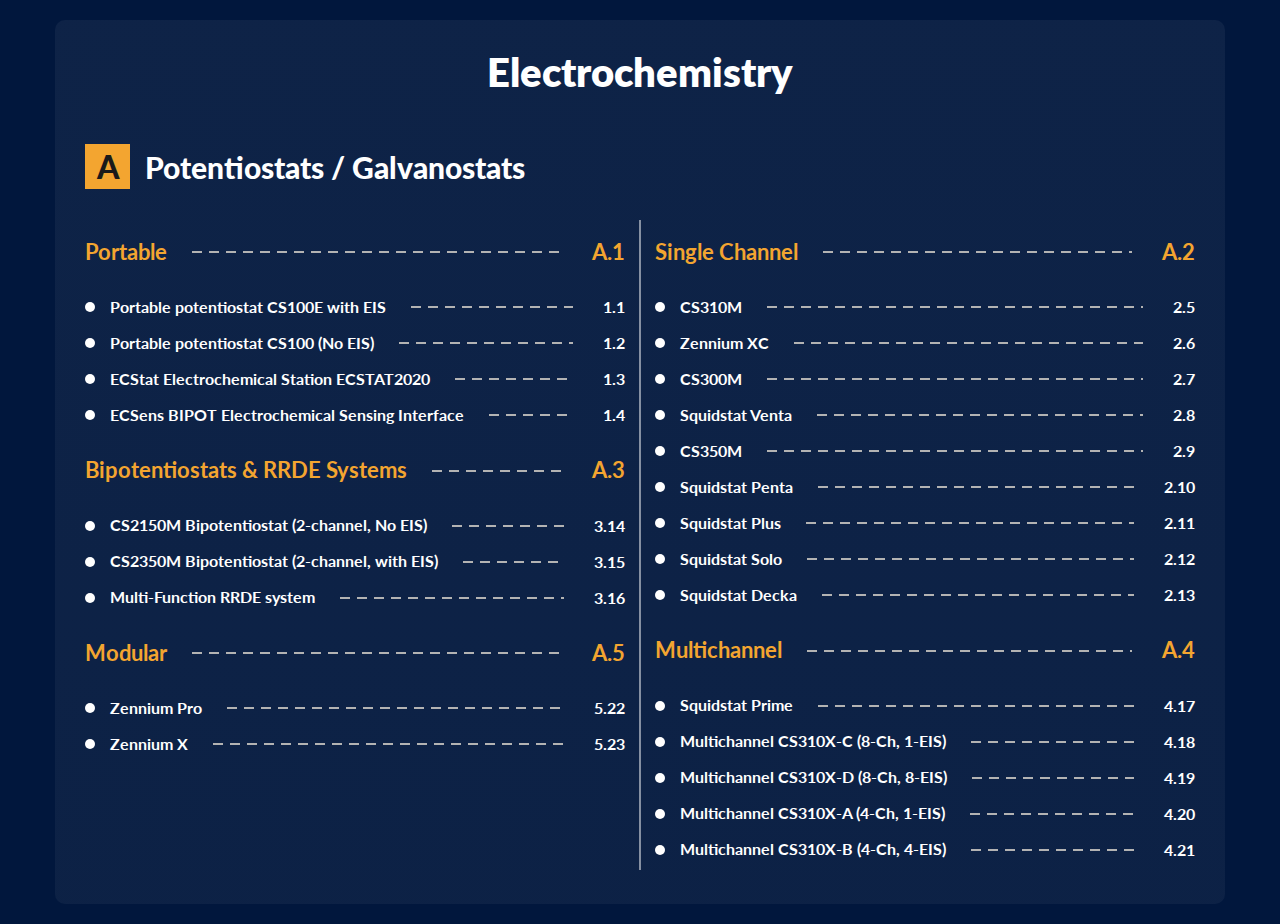
<file: cover.html>
<!DOCTYPE html>
<html lang="en">

<head>
    <meta charset="UTF-8">
    <meta name="viewport" content="width=device-width, initial-scale=1.0">
    <title>Electrochemistry Product Catalog</title>

    <!-- Bootstrap CSS -->
    <link href="https://cdn.jsdelivr.net/npm/bootstrap@5.3.2/dist/css/bootstrap.min.css" rel="stylesheet">

    <!-- Google Fonts - Lato -->
    <link href="https://fonts.googleapis.com/css2?family=Lato:wght@400;700;900&display=swap" rel="stylesheet">

    <style>
        :root {
            --primary-bg: #01173d;
            --accent-orange: #f3a530;
            --text-light: #b3b3b3;
            --dot-spacing: 10px;
        }

        body {
            background-color: var(--primary-bg);
            color: white;
            font-family: 'Lato', sans-serif;
            min-height: 100vh;
            padding: 20px 0;
        }

        .catalog-wrapper {
            width: 1200px;
            max-width: 100%;
            margin: 0 auto;
            padding: 0 15px;
        }

        .catalog-container {
            background: linear-gradient(to bottom, rgba(255, 255, 255, 0.05), rgba(229, 229, 229, 0.05));
            border-radius: 10px;
            padding: 30px;
            position: relative;
            overflow: hidden;
        }

        .main-title {
            font-size: 40px;
            font-weight: 800;
            text-align: center;
            margin-bottom: 50px;
            line-height: 1.1;
        }

        .section-header {
            display: flex;
            align-items: center;
            margin: 30px 0 20px 0;
            position: relative;
        }

        .section-badge {
            background-color: var(--accent-orange);
            color: #1a1a1a;
            width: 45px;
            height: 45px;
            display: flex;
            align-items: center;
            justify-content: center;
            font-size: 32px;
            font-weight: 900;
            margin-right: 15px;
            flex-shrink: 0;
        }

        .section-title {
            font-size: 30px;
            font-weight: 900;
            color: white;
            margin: 0;
        }

        .subsection-container {
            display: flex;
            flex-wrap: wrap;
            margin: 0 -15px;
        }

        .subsection-column {
            flex: 0 0 50%;
            max-width: 50%;
            padding: 0 15px;
            box-sizing: border-box;
        }

        .subsection-header {
            display: flex;
            align-items: center;
            margin: 30px 0 30px 0;
            position: relative;
        }

        .subsection-title {
            font-size: 22px;
            font-weight: 700;
            color: var(--accent-orange);
            margin: 0;
            margin-right: 15px;
            white-space: nowrap;
        }

        .subsection-code {
            font-size: 22px;
            font-weight: 700;
            color: var(--accent-orange);
            margin: 0px 0px 0px 20px;
            white-space: nowrap;

        }

        .dotted-line {
            flex: 1;
            height: 2px;
            background-image: repeating-linear-gradient(to right, var(--text-light) 0, var(--text-light) var(--dot-spacing), transparent var(--dot-spacing), transparent calc(var(--dot-spacing) * 1.7));
            margin: 0 10px 0px 10px;
            align-items: flex-end;
        }

        .product-item {
            display: flex;
            align-items: center;
            margin: 12px 0;
            position: relative;
            padding-left: 25px;
        }

        .product-bullet {
            width: 10px;
            height: 10px;
            background-color: white;
            border-radius: 50%;
            border: 1px solid rgba(255, 255, 255, 0.2);
            position: absolute;
            left: 0;
            flex-shrink: 0;
        }

        .product-bullet.large {
            width: 10px;
            height: 10px;
        }

        .product-name {
            font-size: 16px;
            font-weight: 700;
            color: white;
            margin: 0;
            margin-right: 15px;
            /*   flex: 1; */
            line-height: 1.3;
        }

        .product-code {
            font-size: 16px;
            font-weight: 700;
            color: white;
            margin: 0px 0px 0px 20px;
            white-space: nowrap;
        }

        .center-vertical-line {
            width: 1px;
            height: 650px;
            background-color: white;
            position: absolute;
            left: 50%;
            transform: translateX(-50%);
            top: 220px;
        }

        /* Responsive adjustments */
        @media (max-width: 992px) {
            .main-title {
                font-size: 36px;
            }

            .section-title {
                font-size: 28px;
            }

            .subsection-title,
            .subsection-code {
                font-size: 20px;
            }

            .product-name,
            .product-code {
                font-size: 15px;
            }

            .section-badge {
                width: 60px;
                height: 55px;
                font-size: 28px;
            }
        }

        @media (max-width: 768px) {
            .catalog-container {
                padding: 20px;
            }

            .main-title {
                font-size: 32px;
            }

            .section-title {
                font-size: 26px;
            }

            .subsection-title,
            .subsection-code {
                font-size: 18px;
            }

            .product-name,
            .product-code {
                font-size: 14px;
            }

            .section-badge {
                width: 55px;
                height: 50px;
                font-size: 24px;
            }

            .product-item {
                padding-left: 20px;
            }

            .subsection-column {
                flex: 0 0 100%;
                max-width: 100%;
            }
        }

        @media (max-width: 576px) {
            .section-header {
                flex-direction: column;
                text-align: center;
            }

            .subsection-header {
                flex-direction: column;
                text-align: center;
            }

            .product-item {
                flex-direction: column;
                text-align: center;
                padding-left: 0;
            }

            .product-bullet {
                position: relative;
                margin: 0 auto 10px auto;
            }

            .dotted-line {
                display: none;
            }

            .product-name {
                margin-right: 0;
                margin-bottom: 5px;
            }

            .section-badge {
                margin-right: 0;
                margin-bottom: 10px;
            }
        }
    </style>
</head>

<body>
    <div class="catalog-wrapper">
        <!-- Central vertical line -->
        <div class="center-vertical-line"></div>

        <div class="catalog-container">
            <!-- Main Title -->
            <h1 class="main-title">Electrochemistry</h1>

            <!-- Section A: Potentiostats / Galvanostats -->
            <div class="section-header">
                <div class="section-badge">A</div>
                <h2 class="section-title">Potentiostats / Galvanostats</h2>
            </div>

            <div class="subsection-container">
                <!-- Left Column -->
                <div class="subsection-column">
                    <!-- A.1 Portable -->
                    <div class="subsection-header">
                        <h3 class="subsection-title">Portable</h3>
                        <div class="dotted-line"></div>
                        <h3 class="subsection-code">A.1</h3>
                    </div>

                    <div class="product-item">
                        <div class="product-bullet"></div>
                        <p class="product-name">Portable potentiostat CS100E with EIS</p>
                        <div class="dotted-line"></div>
                        <p class="product-code">1.1</p>
                    </div>

                    <div class="product-item">
                        <div class="product-bullet"></div>
                        <p class="product-name">Portable potentiostat CS100 (No EIS)</p>
                        <div class="dotted-line"></div>
                        <p class="product-code">1.2</p>
                    </div>

                    <div class="product-item">
                        <div class="product-bullet"></div>
                        <p class="product-name">ECStat Electrochemical Station ECSTAT2020</p>
                        <div class="dotted-line"></div>
                        <p class="product-code">1.3</p>
                    </div>

                    <div class="product-item">
                        <div class="product-bullet"></div>
                        <p class="product-name">ECSens BIPOT Electrochemical Sensing Interface</p>
                        <div class="dotted-line"></div>
                        <p class="product-code">1.4</p>
                    </div>

                    <!-- A.3 Bipotentiostats & RRDE Systems -->
                    <div class="subsection-header">
                        <h3 class="subsection-title">Bipotentiostats & RRDE Systems</h3>
                        <div class="dotted-line"></div>
                        <h3 class="subsection-code">A.3</h3>
                    </div>

                    <div class="product-item">
                        <div class="product-bullet large"></div>
                        <p class="product-name">CS2150M Bipotentiostat (2-channel, No EIS)</p>
                        <div class="dotted-line"></div>
                        <p class="product-code">3.14</p>
                    </div>

                    <div class="product-item">
                        <div class="product-bullet large"></div>
                        <p class="product-name">CS2350M Bipotentiostat (2-channel, with EIS)</p>
                        <div class="dotted-line"></div>
                        <p class="product-code">3.15</p>
                    </div>

                    <div class="product-item">
                        <div class="product-bullet large"></div>
                        <p class="product-name">Multi-Function RRDE system</p>
                        <div class="dotted-line"></div>
                        <p class="product-code">3.16</p>
                    </div>

                    <!-- A.5 Modular -->
                    <div class="subsection-header">
                        <h3 class="subsection-title">Modular</h3>
                        <div class="dotted-line"></div>
                        <h3 class="subsection-code">A.5</h3>
                    </div>

                    <div class="product-item">
                        <div class="product-bullet large"></div>
                        <p class="product-name">Zennium Pro</p>
                        <div class="dotted-line"></div>
                        <p class="product-code">5.22</p>
                    </div>

                    <div class="product-item">
                        <div class="product-bullet large"></div>
                        <p class="product-name">Zennium X</p>
                        <div class="dotted-line"></div>
                        <p class="product-code">5.23</p>
                    </div>
                </div>

                <!-- Right Column -->
                <div class="subsection-column">
                    <!-- A.2 Single Channel -->
                    <div class="subsection-header">
                        <h3 class="subsection-title">Single Channel</h3>
                        <div class="dotted-line"></div>
                        <h3 class="subsection-code">A.2</h3>
                    </div>

                    <div class="product-item">
                        <div class="product-bullet large"></div>
                        <p class="product-name">CS310M</p>
                        <div class="dotted-line"></div>
                        <p class="product-code">2.5</p>
                    </div>

                    <div class="product-item">
                        <div class="product-bullet large"></div>
                        <p class="product-name">Zennium XC</p>
                        <div class="dotted-line"></div>
                        <p class="product-code">2.6</p>
                    </div>

                    <div class="product-item">
                        <div class="product-bullet large"></div>
                        <p class="product-name">CS300M</p>
                        <div class="dotted-line"></div>
                        <p class="product-code">2.7</p>
                    </div>

                    <div class="product-item">
                        <div class="product-bullet large"></div>
                        <p class="product-name">Squidstat Venta</p>
                        <div class="dotted-line"></div>
                        <p class="product-code">2.8</p>
                    </div>

                    <div class="product-item">
                        <div class="product-bullet large"></div>
                        <p class="product-name">CS350M</p>
                        <div class="dotted-line"></div>
                        <p class="product-code">2.9</p>
                    </div>

                    <div class="product-item">
                        <div class="product-bullet large"></div>
                        <p class="product-name">Squidstat Penta</p>
                        <div class="dotted-line"></div>
                        <p class="product-code">2.10</p>
                    </div>

                    <div class="product-item">
                        <div class="product-bullet large"></div>
                        <p class="product-name">Squidstat Plus</p>
                        <div class="dotted-line"></div>
                        <p class="product-code">2.11</p>
                    </div>

                    <div class="product-item">
                        <div class="product-bullet large"></div>
                        <p class="product-name">Squidstat Solo</p>
                        <div class="dotted-line"></div>
                        <p class="product-code">2.12</p>
                    </div>

                    <div class="product-item">
                        <div class="product-bullet large"></div>
                        <p class="product-name">Squidstat Decka</p>
                        <div class="dotted-line"></div>
                        <p class="product-code">2.13</p>
                    </div>

                    <!-- A.4 Multichannel -->
                    <div class="subsection-header">
                        <h3 class="subsection-title">Multichannel</h3>
                        <div class="dotted-line"></div>
                        <h3 class="subsection-code">A.4</h3>
                    </div>

                    <div class="product-item">
                        <div class="product-bullet large"></div>
                        <p class="product-name">Squidstat Prime</p>
                        <div class="dotted-line"></div>
                        <p class="product-code">4.17</p>
                    </div>

                    <div class="product-item">
                        <div class="product-bullet large"></div>
                        <p class="product-name">Multichannel CS310X-C (8-Ch, 1-EIS)</p>
                        <div class="dotted-line"></div>
                        <p class="product-code">4.18</p>
                    </div>

                    <div class="product-item">
                        <div class="product-bullet large"></div>
                        <p class="product-name">Multichannel CS310X-D (8-Ch, 8-EIS)</p>
                        <div class="dotted-line"></div>
                        <p class="product-code">4.19</p>
                    </div>

                    <div class="product-item">
                        <div class="product-bullet large"></div>
                        <p class="product-name">Multichannel CS310X-A (4-Ch, 1-EIS)</p>
                        <div class="dotted-line"></div>
                        <p class="product-code">4.20</p>
                    </div>

                    <div class="product-item">
                        <div class="product-bullet large"></div>
                        <p class="product-name">Multichannel CS310X-B (4-Ch, 4-EIS)</p>
                        <div class="dotted-line"></div>
                        <p class="product-code">4.21</p>
                    </div>
                </div>
            </div>

            <!-- Additional sections would continue here -->

        </div>
    </div>

    <!-- Bootstrap JS Bundle -->
    <script src="https://cdn.jsdelivr.net/npm/bootstrap@5.3.2/dist/js/bootstrap.bundle.min.js"></script>
</body>

</html>
</file>
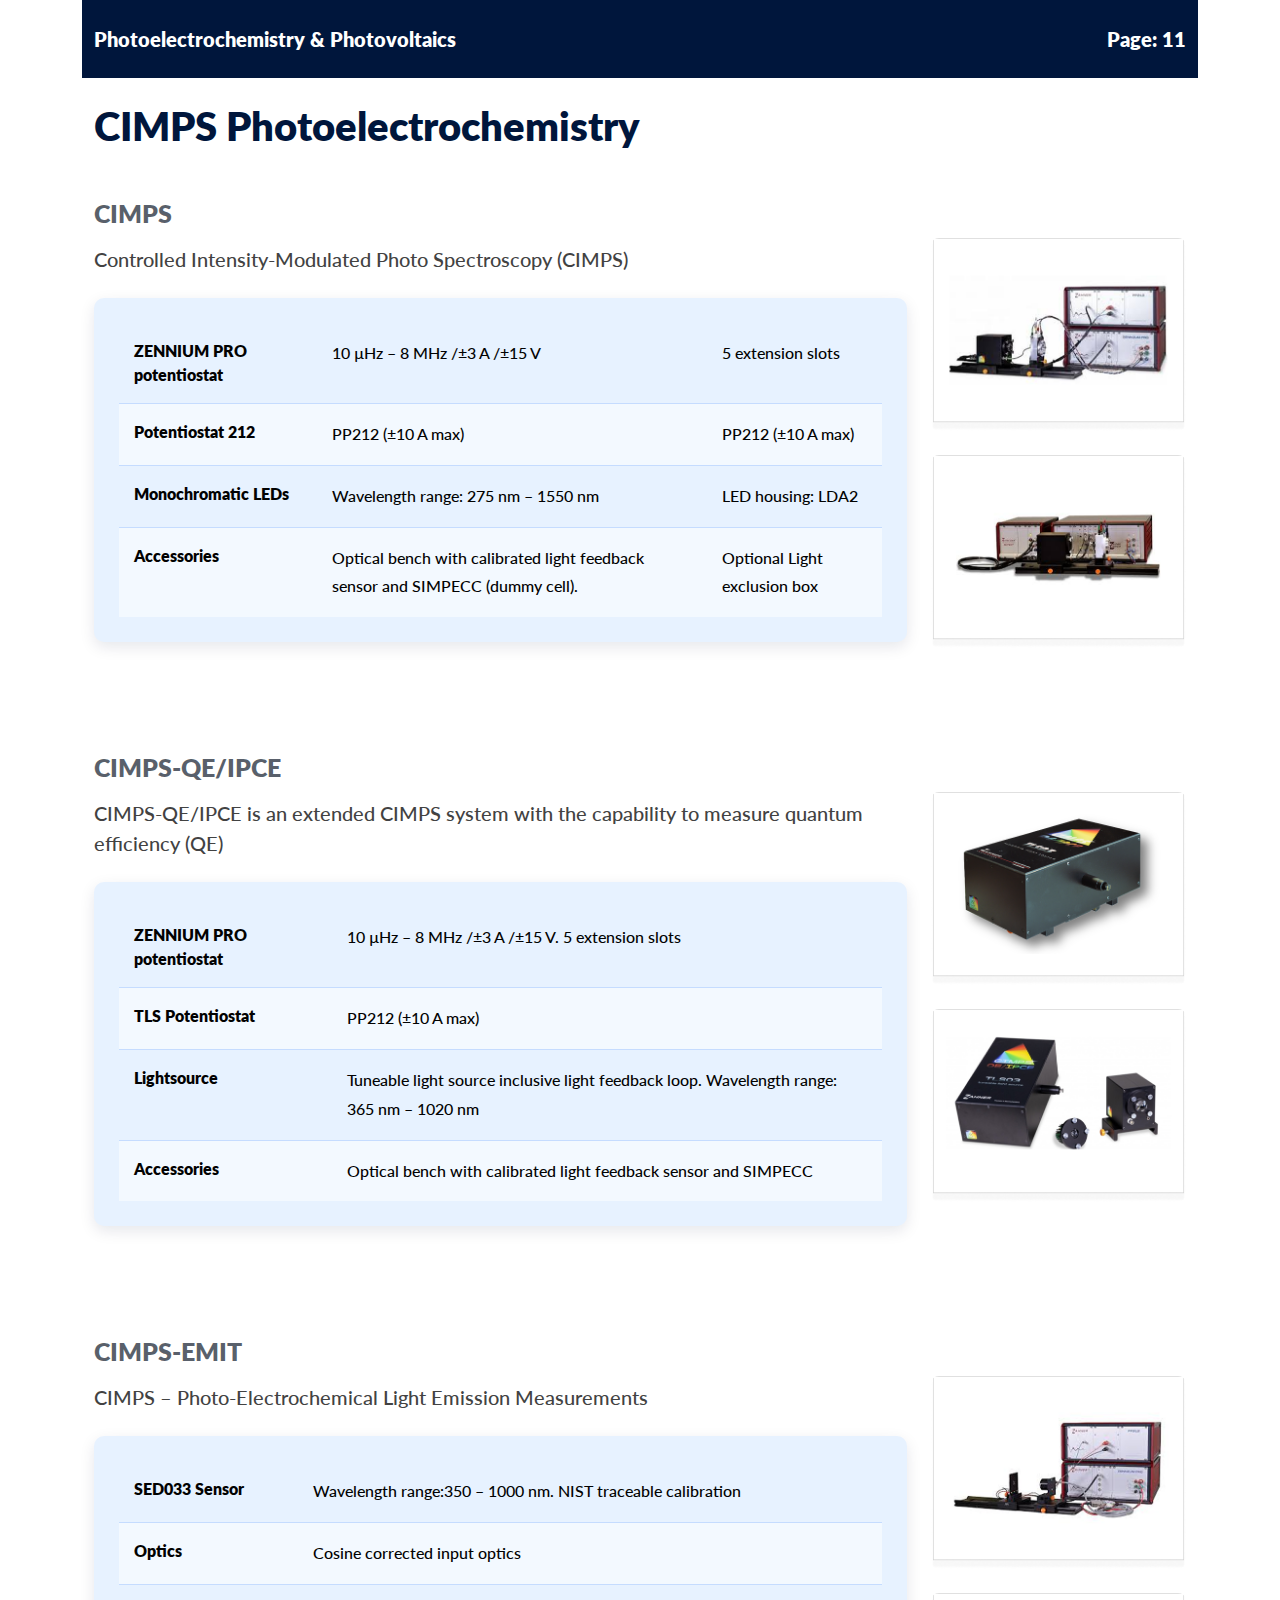
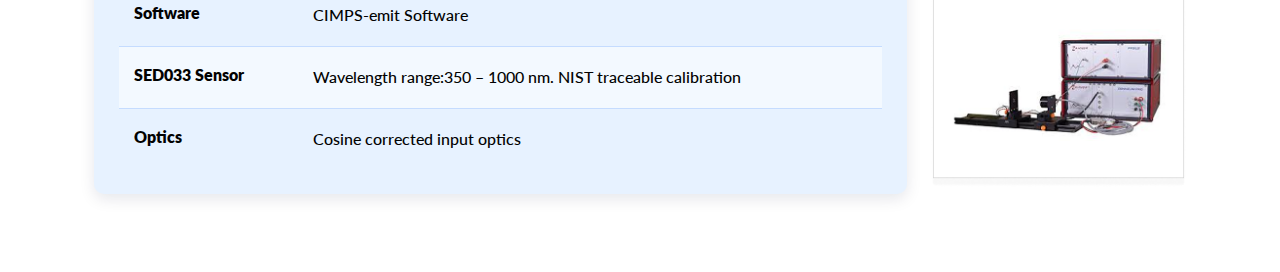
<file: page-one.html>
<!DOCTYPE html>
<html lang="en">

<head>
    <meta charset="UTF-8">
    <meta name="viewport" content="width=device-width, initial-scale=1.0">
    <title>CIMPS Photoelectrochemistry</title>
    <!-- Bootstrap CSS -->
    <link href="https://cdn.jsdelivr.net/npm/bootstrap@5.3.0/dist/css/bootstrap.min.css" rel="stylesheet">
    <!-- Google Fonts - Lato -->
    <link href="https://fonts.googleapis.com/css2?family=Lato:wght@400;600;700;800&display=swap" rel="stylesheet">
    <!-- Font Awesome -->
    <link rel="stylesheet" href="https://cdnjs.cloudflare.com/ajax/libs/font-awesome/6.4.0/css/all.min.css">
    <style>
        body {
            font-family: 'Lato', sans-serif;
            background-color: #ffffff;
            line-height: 1.5;
            font-size: 16px;
            color: #333;
        }

        .main-header {
            background-color: #00163c;
            color: white;
        }

        .main-title {
            color: #00163c;
            font-size: 2.5rem;
            font-weight: 800;
            font-family: 'Lato', sans-serif;
        }

        .section-title {
            color: rgba(14, 24, 40, 0.7);
            font-size: 25px;
            font-weight: 800;
            font-family: 'Lato', sans-serif;
        }

        .section-description {
            color: #424242;
            font-size: 1.25rem;
            font-weight: 500;
            font-family: 'Lato', sans-serif;
        }

        /* Modern Table Design */
        .specs-table-container {
            background-color: #e7f2ff;
            border-radius: 10px;
            padding: 25px;
            margin-bottom: 30px;
            box-shadow: 0 5px 15px rgba(0, 22, 60, 0.1);
        }

        .specs-table {
            width: 100%;
            border-collapse: separate;
            border-spacing: 0;
        }

        .specs-table th {
            background-color: #00163c;
            color: white;
            font-weight: 700;
            padding: 15px;
            text-align: left;
            font-size: 1.1rem;
            border: none;
        }

        .specs-table th:first-child {
            border-top-left-radius: 8px;
        }

        .specs-table th:last-child {
            border-top-right-radius: 8px;
        }

        .specs-table td {
            padding: 16px 15px;
            border-bottom: 1px solid #c5dcff;
            vertical-align: top;
        }

        .specs-table tr:last-child td {
            border-bottom: none;
        }

        .specs-table tr:nth-child(even) {
            background-color: rgba(255, 255, 255, 0.5);
        }

        .specs-table tr:hover {
            background-color: rgba(185, 207, 255, 0.3);
        }

        .spec-label {
            color: #020202;
            font-size: 16px;
            font-weight: 800;
            font-family: 'Lato', sans-serif;
            margin-bottom: 0.5rem;
            line-height: 1.2;
        }

        .spec-value {
            color: #020202;
            font-size: 16px;
            font-weight: 500;
            font-family: 'Lato', sans-serif;
            margin-bottom: 0;
            line-height: 1.8;
        }

        .table-icon {
            color: #00163c;
            margin-right: 10px;
            font-size: 1.2rem;
        }

        .image-container {
            position: relative;
            top: 40px;
        }

        .image-container img {
            max-width: 100%;
            height: auto;
            border-radius: 0.5rem;
            margin-bottom: 1rem;
        }

        .equipment-image-1 {
            max-height: 250px;
        }

        .equipment-image-2 {
            max-height: 250px;
        }

        @media (max-width: 991.98px) {
            .main-title {
                font-size: 2rem;
            }

            .section-title {
                font-size: 1.75rem;
            }

            .section-description {
                font-size: 1rem;
            }

            .spec-label,
            .spec-value {
                font-size: 0.95rem;
            }

            .image-container {
                text-align: center;
                margin-top: 1rem;
            }

            .specs-table {
                display: block;
                overflow-x: auto;
            }
        }

        @media (max-width: 575.98px) {

            .spec-label,
            .spec-value {
                font-size: 0.875rem;
            }

            .specs-table-container {
                padding: 15px;
            }

            .specs-table th,
            .specs-table td {
                padding: 12px 10px;
            }
        }

        .sec-2 {
            margin-top: 80px;
        }
    </style>
</head>

<body>
    <div class="container">

        <!-- Header -->
        <header class="main-header py-4">
            <div class="container-fluid">
                <div class="row align-items-center">
                    <div class="col-md-8">
                        <h2 class="mb-0" style="font-size: 20px; font-weight: 800;">
                            Photoelectrochemistry & Photovoltaics
                        </h2>
                    </div>
                    <div class="col-md-4 text-end">
                        <span style="font-size: 20px; font-weight: 800;">
                            Page: 11
                        </span>
                    </div>
                </div>
            </div>
        </header>

        <!-- Main Title -->
        <section class="container-fluid py-4">
            <div class="row">
                <div class="col-12">
                    <h1 class="main-title mb-4">CIMPS Photoelectrochemistry</h1>
                </div>
            </div>
        </section>

        <!-- CIMPS Section -->
        <section class="container-fluid mb-5">
            <div class="row">
                <!-- Content Column (col-8) -->
                <div class="col-lg-9">
                    <h2 class="section-title mb-3">CIMPS</h2>
                    <p class="section-description mb-4">
                        Controlled Intensity-Modulated Photo Spectroscopy (CIMPS)
                    </p>
                    <!-- Modern Table Design -->
                    <div class="specs-table-container">
                        <table class="specs-table">
                            <tbody>
                                <tr>
                                    <td>
                                        <span class="spec-label">ZENNIUM PRO potentiostat</span>
                                    </td>
                                    <td>
                                        <span class="spec-value">10 µHz – 8 MHz /±3 A /±15 V</span>
                                    </td>
                                    <td>
                                        <span class="spec-value">5 extension slots</span>
                                    </td>
                                </tr>
                                <tr>
                                    <td>
                                        <span class="spec-label">Potentiostat 212</span>
                                    </td>
                                    <td>
                                        <span class="spec-value">PP212 (±10 A max)</span>
                                    </td>
                                    <td>
                                        <span class="spec-value">PP212 (±10 A max)</span>
                                    </td>
                                </tr>
                                <tr>
                                    <td>
                                        <span class="spec-label">Monochromatic LEDs</span>
                                    </td>
                                    <td>
                                        <span class="spec-value">Wavelength range: 275 nm – 1550 nm</span>
                                    </td>
                                    <td>
                                        <span class="spec-value">LED housing: LDA2</span>
                                    </td>
                                </tr>
                                <tr>
                                    <td>
                                        <span class="spec-label">Accessories</span>
                                    </td>
                                    <td>
                                        <span class="spec-value">Optical bench with calibrated light feedback sensor and
                                            SIMPECC (dummy cell).</span>
                                    </td>
                                    <td>
                                        <span class="spec-value">Optional Light exclusion box</span>
                                    </td>
                                </tr>
                            </tbody>
                        </table>
                    </div>



                </div>

                <!-- Images Column (col-4) -->
                <div class="col-lg-3">
                    <div class="image-container d-flex flex-column align-items-end">
                        <img src="assets/images/img (1).png" alt="CIMPS Equipment" class="equipment-image-1 mb-4">
                        <img src="assets/images/img (2).png" alt="CIMPS Equipment 2" class="equipment-image-2">
                    </div>
                </div>
            </div>
        </section>

        <!-- CIMPS-QE/IPCE Section -->
        <section class="container-fluid mb-5 sec-2">
            <div class="row">
                <!-- Content Column (col-8) -->
                <div class="col-lg-9">
                    <h2 class="section-title mb-3">CIMPS-QE/IPCE</h2>
                    <p class="section-description mb-4">
                        CIMPS-QE/IPCE is an extended CIMPS system with the capability to measure quantum efficiency (QE)
                    </p>

                    <!-- Modern Table Design -->
                    <div class="specs-table-container">
                        <table class="specs-table">
                            <tbody>
                                <tr>
                                    <td>

                                        <span class="spec-label">ZENNIUM PRO potentiostat</span>
                                    </td>
                                    <td>
                                        <span class="spec-value">10 µHz – 8 MHz /±3 A /±15 V. 5 extension slots</span>
                                    </td>
                                </tr>
                                <tr>
                                    <td>

                                        <span class="spec-label">TLS Potentiostat</span>
                                    </td>
                                    <td>
                                        <span class="spec-value">PP212 (±10 A max)</span>
                                    </td>
                                </tr>
                                <tr>
                                    <td>

                                        <span class="spec-label">Lightsource</span>
                                    </td>
                                    <td>
                                        <span class="spec-value">Tuneable light source inclusive light feedback loop.
                                            Wavelength range: 365 nm – 1020 nm</span>
                                    </td>
                                </tr>

                                <tr>
                                    <td>

                                        <span class="spec-label">Accessories</span>
                                    </td>
                                    <td>
                                        <span class="spec-value">Optical bench with calibrated light feedback sensor and
                                            SIMPECC</span>
                                    </td>
                                </tr>




                            </tbody>
                        </table>
                    </div>
                </div>

                <!-- Images Column (col-4) -->
                <div class="col-lg-3">
                    <div class="image-container d-flex flex-column align-items-end">
                        <img src="assets/images/cimps-1.png" alt="CIMPS Equipment" class="equipment-image-1 mb-4">
                        <img src="assets/images/cimps-2.png" alt="CIMPS Equipment 2" class="equipment-image-2">
                    </div>
                </div>
            </div>
        </section>


        <!-- CIMPS-QE/IPCE Section -->
        <section class="container-fluid mb-5 sec-2">
            <div class="row">
                <!-- Content Column (col-8) -->
                <div class="col-lg-9">
                    <h2 class="section-title mb-3">CIMPS-EMIT</h2>
                    <p class="section-description mb-4">
                        CIMPS – Photo-Electrochemical Light Emission Measurements
                    </p>

                    <!-- Modern Table Design -->
                    <div class="specs-table-container">
                        <table class="specs-table">
                            <tbody>
                                <tr>
                                    <td>

                                        <span class="spec-label">SED033 Sensor</span>
                                    </td>
                                    <td>
                                        <span class="spec-value">Wavelength range:350 – 1000 nm. NIST traceable
                                            calibration</span>
                                    </td>
                                </tr>
                                <tr>
                                    <td>

                                        <span class="spec-label">Optics</span>
                                    </td>
                                    <td>
                                        <span class="spec-value">Cosine corrected input optics</span>
                                    </td>
                                </tr>
                                <tr>
                                    <td>

                                        <span class="spec-label">Software</span>
                                    </td>
                                    <td>
                                        <span class="spec-value">CIMPS-emit Software</span>
                                    </td>
                                </tr>

                                <tr>
                                    <td>

                                        <span class="spec-label">SED033 Sensor </span>
                                    </td>
                                    <td>
                                        <span class="spec-value">Wavelength range:350 – 1000 nm. NIST traceable
                                            calibration</span>
                                    </td>
                                </tr>


                                <tr>
                                    <td>

                                        <span class="spec-label">Optics</span>
                                    </td>
                                    <td>
                                        <span class="spec-value">Cosine corrected input optics</span>
                                    </td>
                                </tr>

                            </tbody>
                        </table>
                    </div>
                </div>

                <!-- Images Column (col-4) -->
                <div class="col-lg-3">
                    <div class="image-container d-flex flex-column align-items-end">
                        <img src="assets/images/cimps-emit.png" alt="CIMPS Equipment" class="equipment-image-1 mb-4">
                        <img src="assets/images/cimps-emit.png" alt="CIMPS Equipment 2" class="equipment-image-2">
                    </div>
                </div>
            </div>
        </section>



    </div>
    <!-- Bootstrap JS -->
    <script src="https://cdn.jsdelivr.net/npm/bootstrap@5.3.0/dist/js/bootstrap.bundle.min.js"></script>
</body>

</html>
</file>
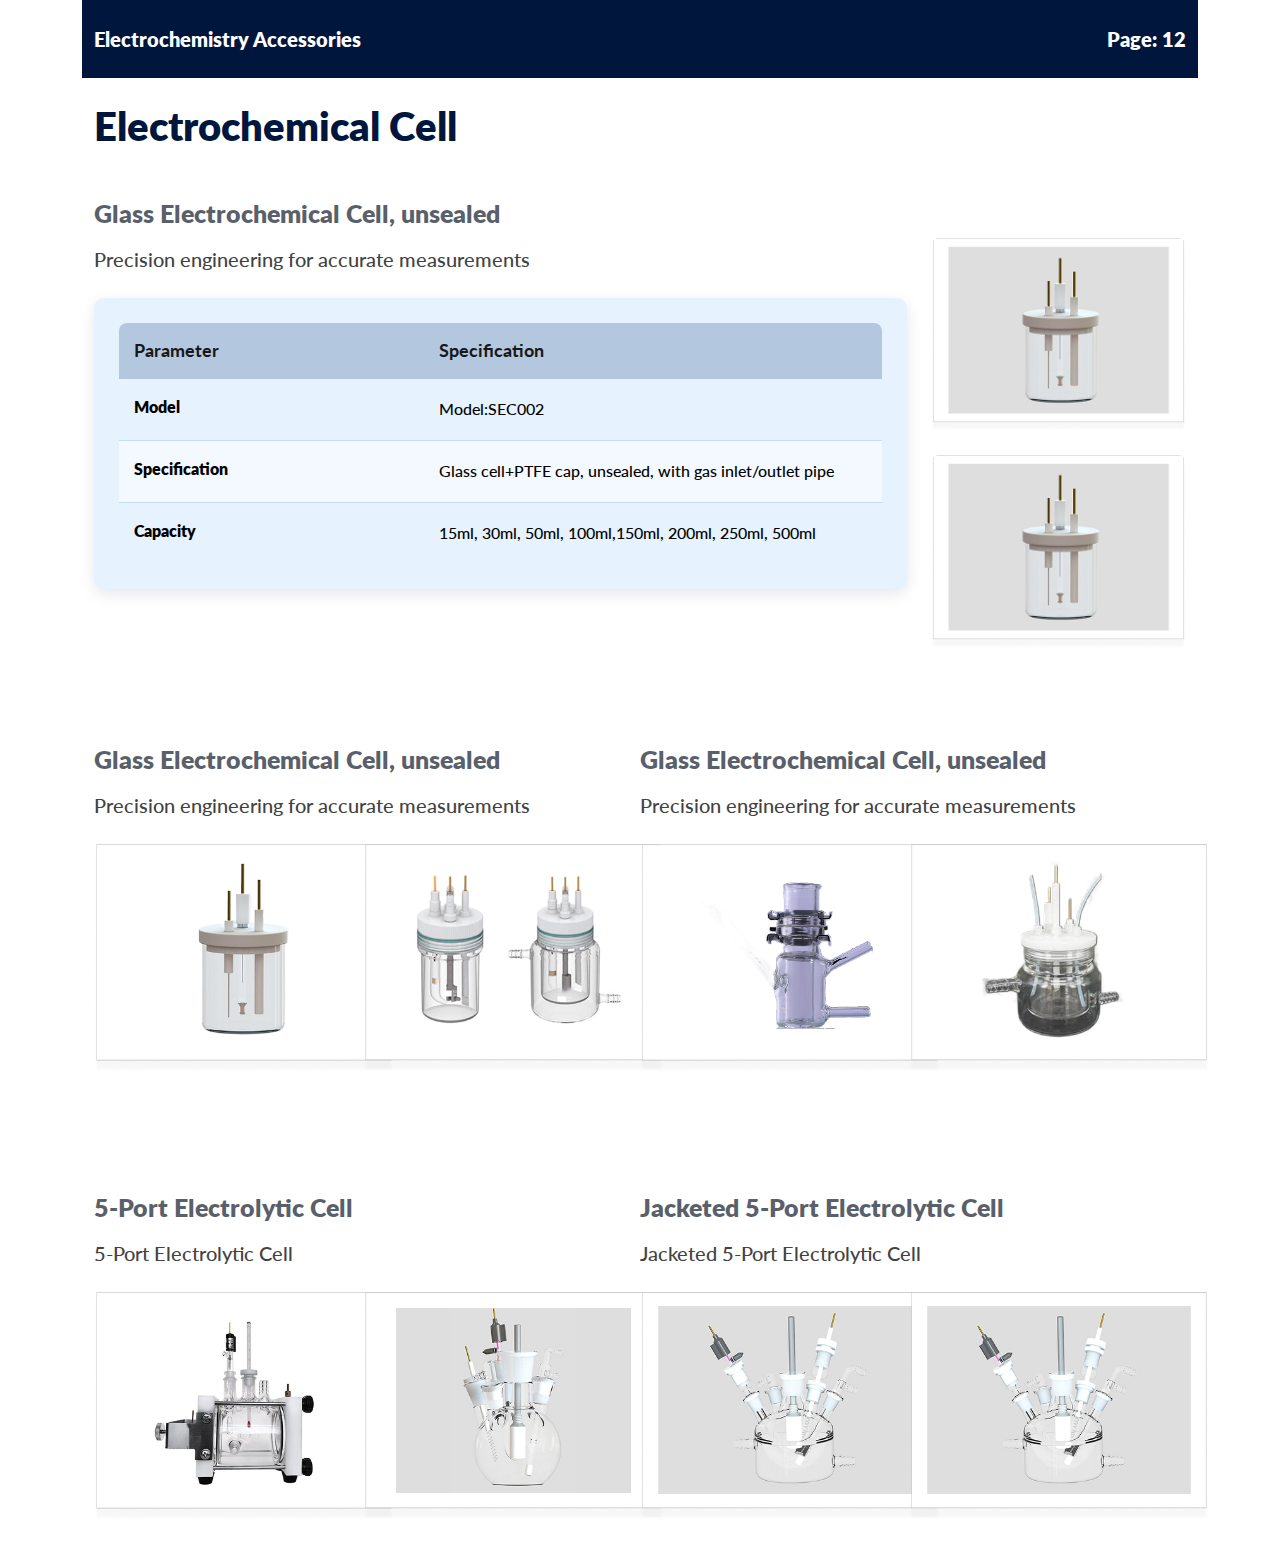
<file: page-two.html>
<!DOCTYPE html>
<html lang="en">

<head>
    <meta charset="UTF-8">
    <meta name="viewport" content="width=device-width, initial-scale=1.0">
    <title>CIMPS Photoelectrochemistry</title>
    <!-- Bootstrap CSS -->
    <link href="https://cdn.jsdelivr.net/npm/bootstrap@5.3.0/dist/css/bootstrap.min.css" rel="stylesheet">
    <!-- Google Fonts - Lato -->
    <link href="https://fonts.googleapis.com/css2?family=Lato:wght@400;600;700;800&display=swap" rel="stylesheet">
    <!-- Font Awesome -->
    <link rel="stylesheet" href="https://cdnjs.cloudflare.com/ajax/libs/font-awesome/6.4.0/css/all.min.css">
    <style>
        body {
            font-family: 'Lato', sans-serif;
            background-color: #ffffff;
            line-height: 1.5;
            font-size: 16px;
            color: #333;
        }

        .main-header {
            background-color: #00163c;
            color: white;
        }

        .main-title {
            color: #00163c;
            font-size: 2.5rem;
            font-weight: 800;
            font-family: 'Lato', sans-serif;
        }

        .section-title {
            color: rgba(14, 24, 40, 0.7);
            font-size: 25px;
            font-weight: 800;
            font-family: 'Lato', sans-serif;
        }

        .section-description {
            color: #424242;
            font-size: 1.25rem;
            font-weight: 500;
            font-family: 'Lato', sans-serif;
        }

        /* Modern Table Design */
        .specs-table-container {
            background-color: #e7f2ff;
            border-radius: 10px;
            padding: 25px;
            margin-bottom: 30px;
            box-shadow: 0 5px 15px rgba(0, 22, 60, 0.1);
        }

        .specs-table {
            width: 100%;
            border-collapse: separate;
            border-spacing: 0;
        }

        .specs-table th {
            background-color: #b3c7df;
            color: rgb(24, 24, 24);
            font-weight: 700;
            padding: 15px;
            text-align: left;
            font-size: 1.1rem;
            border: none;
        }

        .specs-table th:first-child {
            border-top-left-radius: 8px;
        }

        .specs-table th:last-child {
            border-top-right-radius: 8px;
        }

        .specs-table td {
            padding: 16px 15px;
            border-bottom: 1px solid #c5dcff;
            vertical-align: top;
        }

        .specs-table tr:last-child td {
            border-bottom: none;
        }

        .specs-table tr:nth-child(even) {
            background-color: rgba(255, 255, 255, 0.5);
        }

        .specs-table tr:hover {
            background-color: rgba(185, 207, 255, 0.3);
        }

        .spec-label {
            color: #020202;
            font-size: 16px;
            font-weight: 800;
            font-family: 'Lato', sans-serif;
            margin-bottom: 0.5rem;
            line-height: 1.2;
        }

        .spec-value {
            color: #020202;
            font-size: 16px;
            font-weight: 500;
            font-family: 'Lato', sans-serif;
            margin-bottom: 0;
            line-height: 1.8;
        }

        .table-icon {
            color: #00163c;
            margin-right: 10px;
            font-size: 1.2rem;
        }

        .image-container {
            position: relative;
            top: 40px;
        }

        .image-container img {
            max-width: 100%;
            height: auto;
            border-radius: 0.5rem;
            margin-bottom: 1rem;
        }

        .equipment-image-1 {
            max-height: 250px;
        }

        .equipment-image-2 {
            max-height: 250px;
        }

        @media (max-width: 991.98px) {
            .main-title {
                font-size: 2rem;
            }

            .section-title {
                font-size: 1.75rem;
            }

            .section-description {
                font-size: 1rem;
            }

            .spec-label,
            .spec-value {
                font-size: 0.95rem;
            }

            .image-container {
                text-align: center;
                margin-top: 1rem;
            }

            .specs-table {
                display: block;
                overflow-x: auto;
            }
        }

        @media (max-width: 575.98px) {

            .spec-label,
            .spec-value {
                font-size: 0.875rem;
            }

            .specs-table-container {
                padding: 15px;
            }

            .specs-table th,
            .specs-table td {
                padding: 12px 10px;
            }
        }

        .sec-2 {
            margin-top: 80px;
        }
          .sec-3 {
            margin-top: 120px;
        }

        .pr-1{
            width: 300px;
        }
    </style>
</head>

<body>
    <div class="container">

        <!-- Header -->
        <header class="main-header py-4">
            <div class="container-fluid">
                <div class="row align-items-center">
                    <div class="col-md-8">
                        <h2 class="mb-0" style="font-size: 20px; font-weight: 800;">
                            Electrochemistry Accessories
                        </h2>
                    </div>
                    <div class="col-md-4 text-end">
                        <span style="font-size: 20px; font-weight: 800;">
                            Page: 12
                        </span>
                    </div>
                </div>
            </div>
        </header>

        <!-- Main Title -->
        <section class="container-fluid py-4">
            <div class="row">
                <div class="col-12">
                    <h1 class="main-title mb-4">Electrochemical Cell</h1>
                </div>
            </div>
        </section>

        <!-- CIMPS Section -->
        <section class="container-fluid mb-5">
            <div class="row">
                <!-- Content Column (col-8) -->
                <div class="col-lg-9">
                    <h2 class="section-title mb-3">Glass Electrochemical Cell, unsealed</h2>
                    <p class="section-description mb-4">
                        Precision engineering for accurate measurements
                    </p>
                    <!-- Modern Table Design -->
                    <div class="specs-table-container">
                        <table class="specs-table">
                            <tbody>
                                               <thead>
                                <tr>
                                    <th width="40%">Parameter</th>
                                    <th width="60%">Specification</th>
                                </tr>
                            </thead>

                                <tr>
                                    <td>
                                        <span class="spec-label">Model</span>
                                    </td>
                                    <td>
                                        <span class="spec-value">Model:SEC002</span>
                                    </td>
                                </tr>
                                <tr>
                                    <td>
                                        <span class="spec-label">Specification</span>
                                    </td>
                                    <td>
                                        <span class="spec-value">Glass cell+PTFE cap, unsealed, with gas inlet/outlet pipe</span>
                                    </td>
                                </tr>
                                <tr>
                                    <td>
                                        <span class="spec-label">Capacity</span>
                                    </td>
                                    <td>
                                        <span class="spec-value">15ml, 30ml, 50ml, 100ml,150ml, 200ml, 250ml, 500ml</span>
                                    </td>
                                </tr>
                              
                            </tbody>
                        </table>
                    </div>
                </div>

                <!-- Images Column (col-4) -->
                <div class="col-lg-3">
                    <div class="image-container d-flex flex-column align-items-end">
                        <img src="assets/images/glass-cell-1.png" alt="CIMPS Equipment" class="equipment-image-1 mb-4">
                        <img src="assets/images/glass-cell-1.png" alt="CIMPS Equipment 2" class="equipment-image-2">
                    </div>
                </div>
            </div>
        </section>



        <section class="container-fluid mb-5 sec-3">
            <div class="col-lg-12 row g-2">
                <div class="col-lg-6">
                    <h2 class="section-title mb-3">Glass Electrochemical Cell, unsealed</h2>
                    <p class="section-description mb-4">
                        Precision engineering for accurate measurements
                    </p>

                    <div class="col-lg-12 row mt-4">
                        <div class="col-lg-6">
                            <img src="assets/images/Sealed-Electrochemical-Cell-1.png" alt="img" class="pr-1">
                        </div>
                         <div class="col-lg-6">
                            <img src="assets/images/Sealed-Electrochemical-Cell-2.png" alt="img" class="pr-1">
                        </div>
                    </div>
                </div>

                 <div class="col-lg-6">
                    <h2 class="section-title mb-3">Glass Electrochemical Cell, unsealed</h2>
                    <p class="section-description mb-4">
                        Precision engineering for accurate measurements
                    </p>

                    <div class="col-lg-12 row mt-4">
                        <div class="col-lg-6">
                            <img src="assets/images/Jacketed-Sealed-Glass-Cell-1.png" alt="img" class="pr-1">
                        </div>
                         <div class="col-lg-6">
                            <img src="assets/images/Jacketed-Sealed-Glass-Cell-2.png" alt="img" class="pr-1">
                        </div>
                    </div>
                </div>
            </div>  
        </section>

            <section class="container-fluid mb-5 sec-3">
            <div class="col-lg-12 row g-2">
                <div class="col-lg-6">
                    <h2 class="section-title mb-3">5-Port Electrolytic Cell</h2>
                    <p class="section-description mb-4">
                        5-Port Electrolytic Cell
                    </p>

                    <div class="col-lg-12 row mt-4">
                        <div class="col-lg-6">
                            <img src="assets/images/5-port-1.png" alt="img" class="pr-1">
                        </div>
                         <div class="col-lg-6">
                            <img src="assets/images/5-port-2.png" alt="img" class="pr-1">
                        </div>
                    </div>
                </div>

                 <div class="col-lg-6">
                    <h2 class="section-title mb-3">Jacketed 5-Port Electrolytic Cell</h2>
                    <p class="section-description mb-4">
                        Jacketed 5-Port Electrolytic Cell
                    </p>

                    <div class="col-lg-12 row mt-4">
                        <div class="col-lg-6">
                            <img src="assets/images/Jacketed 5-Port-1.png" alt="img" class="pr-1">
                        </div>
                         <div class="col-lg-6">
                            <img src="assets/images/Jacketed 5-Port-1.png" alt="img" class="pr-1">
                        </div>
                    </div>
                </div>
            </div>  
        </section>


    </div>
    <!-- Bootstrap JS -->
    <script src="https://cdn.jsdelivr.net/npm/bootstrap@5.3.0/dist/js/bootstrap.bundle.min.js"></script>
</body>

</html>
</file>
